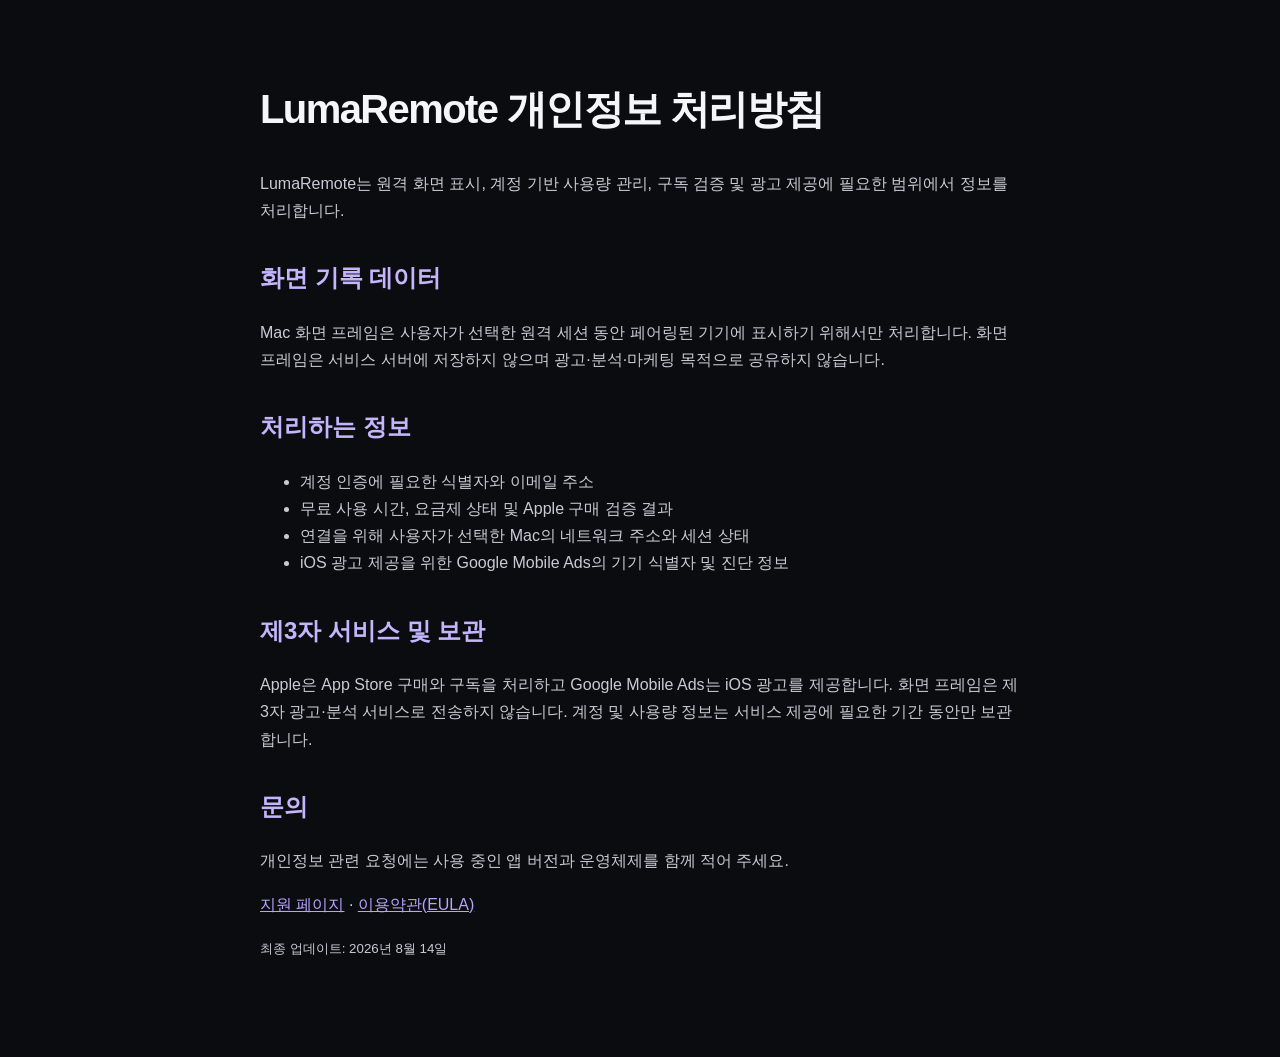
<file: lumaremote/privacy.html>
<!doctype html>
<html lang="ko">
<head>
  <meta charset="utf-8">
  <meta name="viewport" content="width=device-width, initial-scale=1">
  <title>LumaRemote Privacy</title>
  <style>body{margin:0;background:#0b0c10;color:#f5f6f8;font:16px/1.7 -apple-system,BlinkMacSystemFont,"Apple SD Gothic Neo",sans-serif}main{max-width:760px;margin:auto;padding:48px 22px 80px}h1{font-size:40px;letter-spacing:-.04em}h2{color:#c4b5fd;margin-top:34px}p,li{color:#c8cbd3}a{color:#b9a3ff}</style>
</head>
<body><main>
  <h1>LumaRemote 개인정보 처리방침</h1>
  <p>LumaRemote는 원격 화면 표시, 계정 기반 사용량 관리, 구독 검증 및 광고 제공에 필요한 범위에서 정보를 처리합니다.</p>
  <h2>화면 기록 데이터</h2><p>Mac 화면 프레임은 사용자가 선택한 원격 세션 동안 페어링된 기기에 표시하기 위해서만 처리합니다. 화면 프레임은 서비스 서버에 저장하지 않으며 광고·분석·마케팅 목적으로 공유하지 않습니다.</p>
  <h2>처리하는 정보</h2><ul><li>계정 인증에 필요한 식별자와 이메일 주소</li><li>무료 사용 시간, 요금제 상태 및 Apple 구매 검증 결과</li><li>연결을 위해 사용자가 선택한 Mac의 네트워크 주소와 세션 상태</li><li>iOS 광고 제공을 위한 Google Mobile Ads의 기기 식별자 및 진단 정보</li></ul>
  <h2>제3자 서비스 및 보관</h2><p>Apple은 App Store 구매와 구독을 처리하고 Google Mobile Ads는 iOS 광고를 제공합니다. 화면 프레임은 제3자 광고·분석 서비스로 전송하지 않습니다. 계정 및 사용량 정보는 서비스 제공에 필요한 기간 동안만 보관합니다.</p>
  <h2>문의</h2><p>개인정보 관련 요청에는 사용 중인 앱 버전과 운영체제를 함께 적어 주세요.</p>
  <p><a href="support.html">지원 페이지</a> · <a href="https://www.apple.com/legal/internet-services/itunes/dev/stdeula/">이용약관(EULA)</a></p>
  <p><small>최종 업데이트: 2026년 8월 14일</small></p>
</main></body>
</html>
</file>
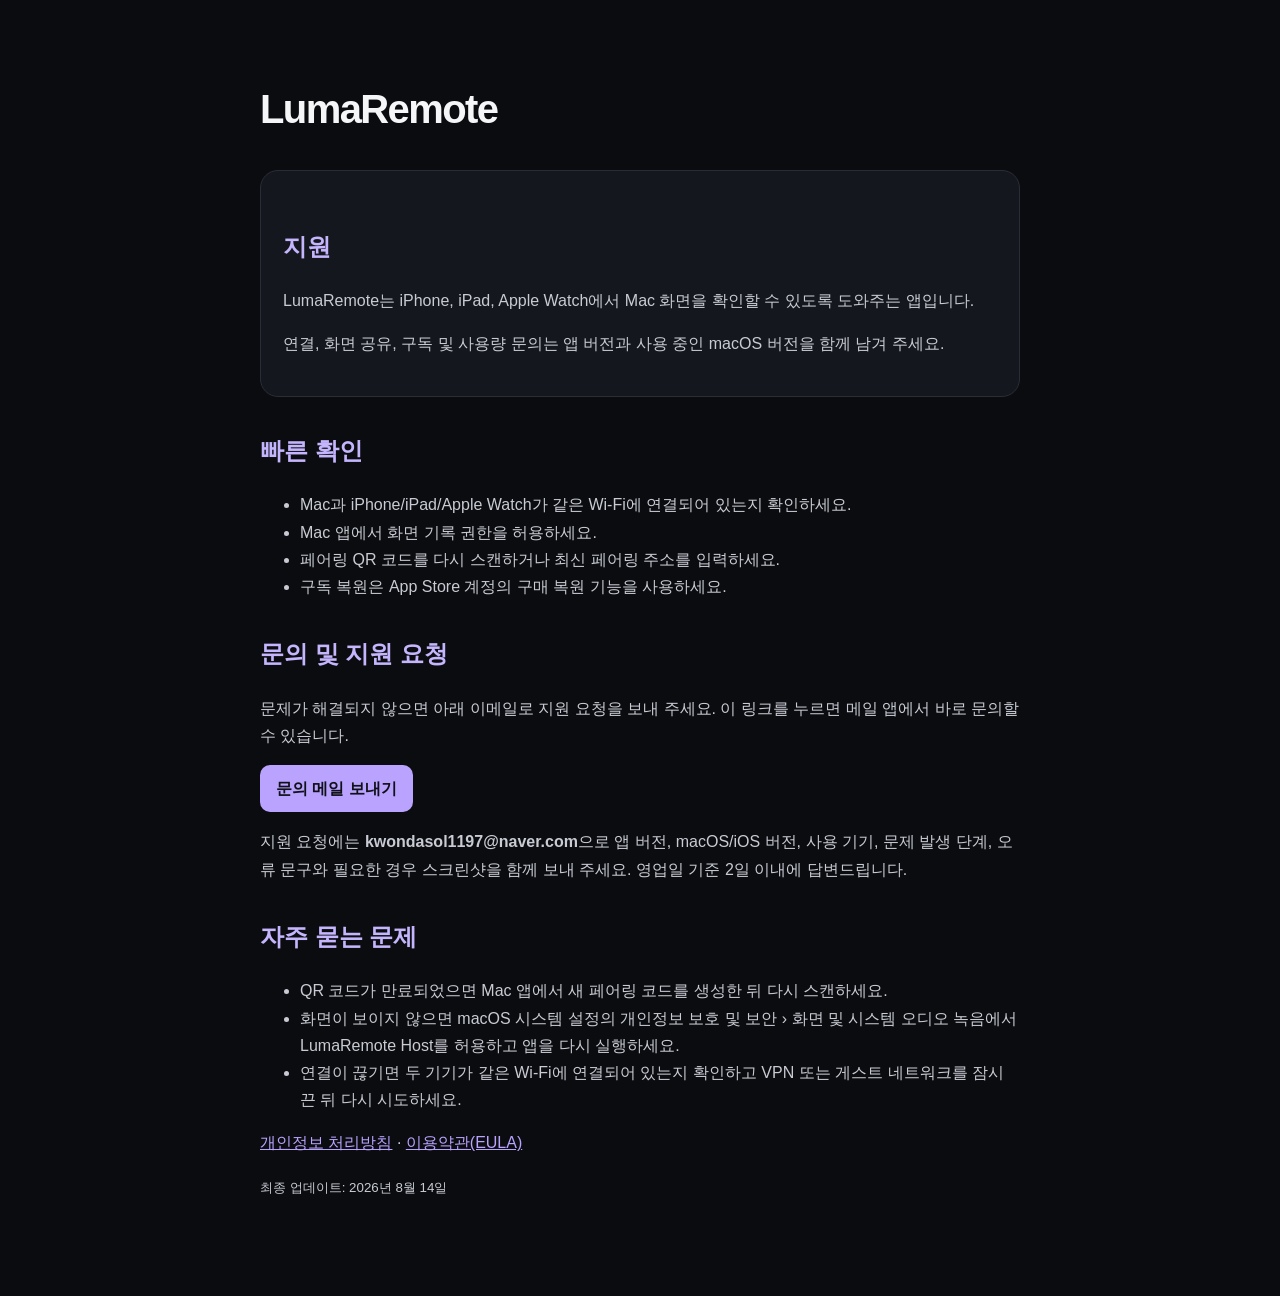
<file: lumaremote/support-v2.html>
<!doctype html>
<html lang="ko">
<head>
  <meta charset="utf-8">
  <meta name="viewport" content="width=device-width, initial-scale=1">
  <title>LumaRemote Support</title>
  <style>body{margin:0;background:#0b0c10;color:#f5f6f8;font:16px/1.7 -apple-system,BlinkMacSystemFont,"Apple SD Gothic Neo",sans-serif}main{max-width:760px;margin:auto;padding:48px 22px 80px}h1{font-size:40px;letter-spacing:-.04em}h2{color:#c4b5fd;margin-top:34px}.card{background:#15171e;border:1px solid #2a2d38;border-radius:18px;padding:22px}p,li{color:#c8cbd3}a{color:#b9a3ff}</style>
</head>
<body><main>
  <h1>LumaRemote</h1>
  <div class="card"><h2>지원</h2><p>LumaRemote는 iPhone, iPad, Apple Watch에서 Mac 화면을 확인할 수 있도록 도와주는 앱입니다.</p><p>연결, 화면 공유, 구독 및 사용량 문의는 앱 버전과 사용 중인 macOS 버전을 함께 남겨 주세요.</p></div>
  <h2>빠른 확인</h2><ul><li>Mac과 iPhone/iPad/Apple Watch가 같은 Wi‑Fi에 연결되어 있는지 확인하세요.</li><li>Mac 앱에서 화면 기록 권한을 허용하세요.</li><li>페어링 QR 코드를 다시 스캔하거나 최신 페어링 주소를 입력하세요.</li><li>구독 복원은 App Store 계정의 구매 복원 기능을 사용하세요.</li></ul>
  <h2>문의 및 지원 요청</h2>
  <p>문제가 해결되지 않으면 아래 이메일로 지원 요청을 보내 주세요. 이 링크를 누르면 메일 앱에서 바로 문의할 수 있습니다.</p>
  <p><a href="mailto:kwondasol1197@naver.com?subject=LumaRemote%20지원%20요청" style="display:inline-block;background:#b9a3ff;color:#101118;padding:10px 16px;border-radius:10px;text-decoration:none;font-weight:700">문의 메일 보내기</a></p>
  <p>지원 요청에는 <strong>kwondasol1197@naver.com</strong>으로 앱 버전, macOS/iOS 버전, 사용 기기, 문제 발생 단계, 오류 문구와 필요한 경우 스크린샷을 함께 보내 주세요. 영업일 기준 2일 이내에 답변드립니다.</p>
  <h2>자주 묻는 문제</h2><ul><li>QR 코드가 만료되었으면 Mac 앱에서 새 페어링 코드를 생성한 뒤 다시 스캔하세요.</li><li>화면이 보이지 않으면 macOS 시스템 설정의 개인정보 보호 및 보안 › 화면 및 시스템 오디오 녹음에서 LumaRemote Host를 허용하고 앱을 다시 실행하세요.</li><li>연결이 끊기면 두 기기가 같은 Wi‑Fi에 연결되어 있는지 확인하고 VPN 또는 게스트 네트워크를 잠시 끈 뒤 다시 시도하세요.</li></ul>
  <p><a href="privacy.html">개인정보 처리방침</a> · <a href="https://www.apple.com/legal/internet-services/itunes/dev/stdeula/">이용약관(EULA)</a></p>
  <p><small>최종 업데이트: 2026년 8월 14일</small></p>
</main></body>
</html>
</file>
